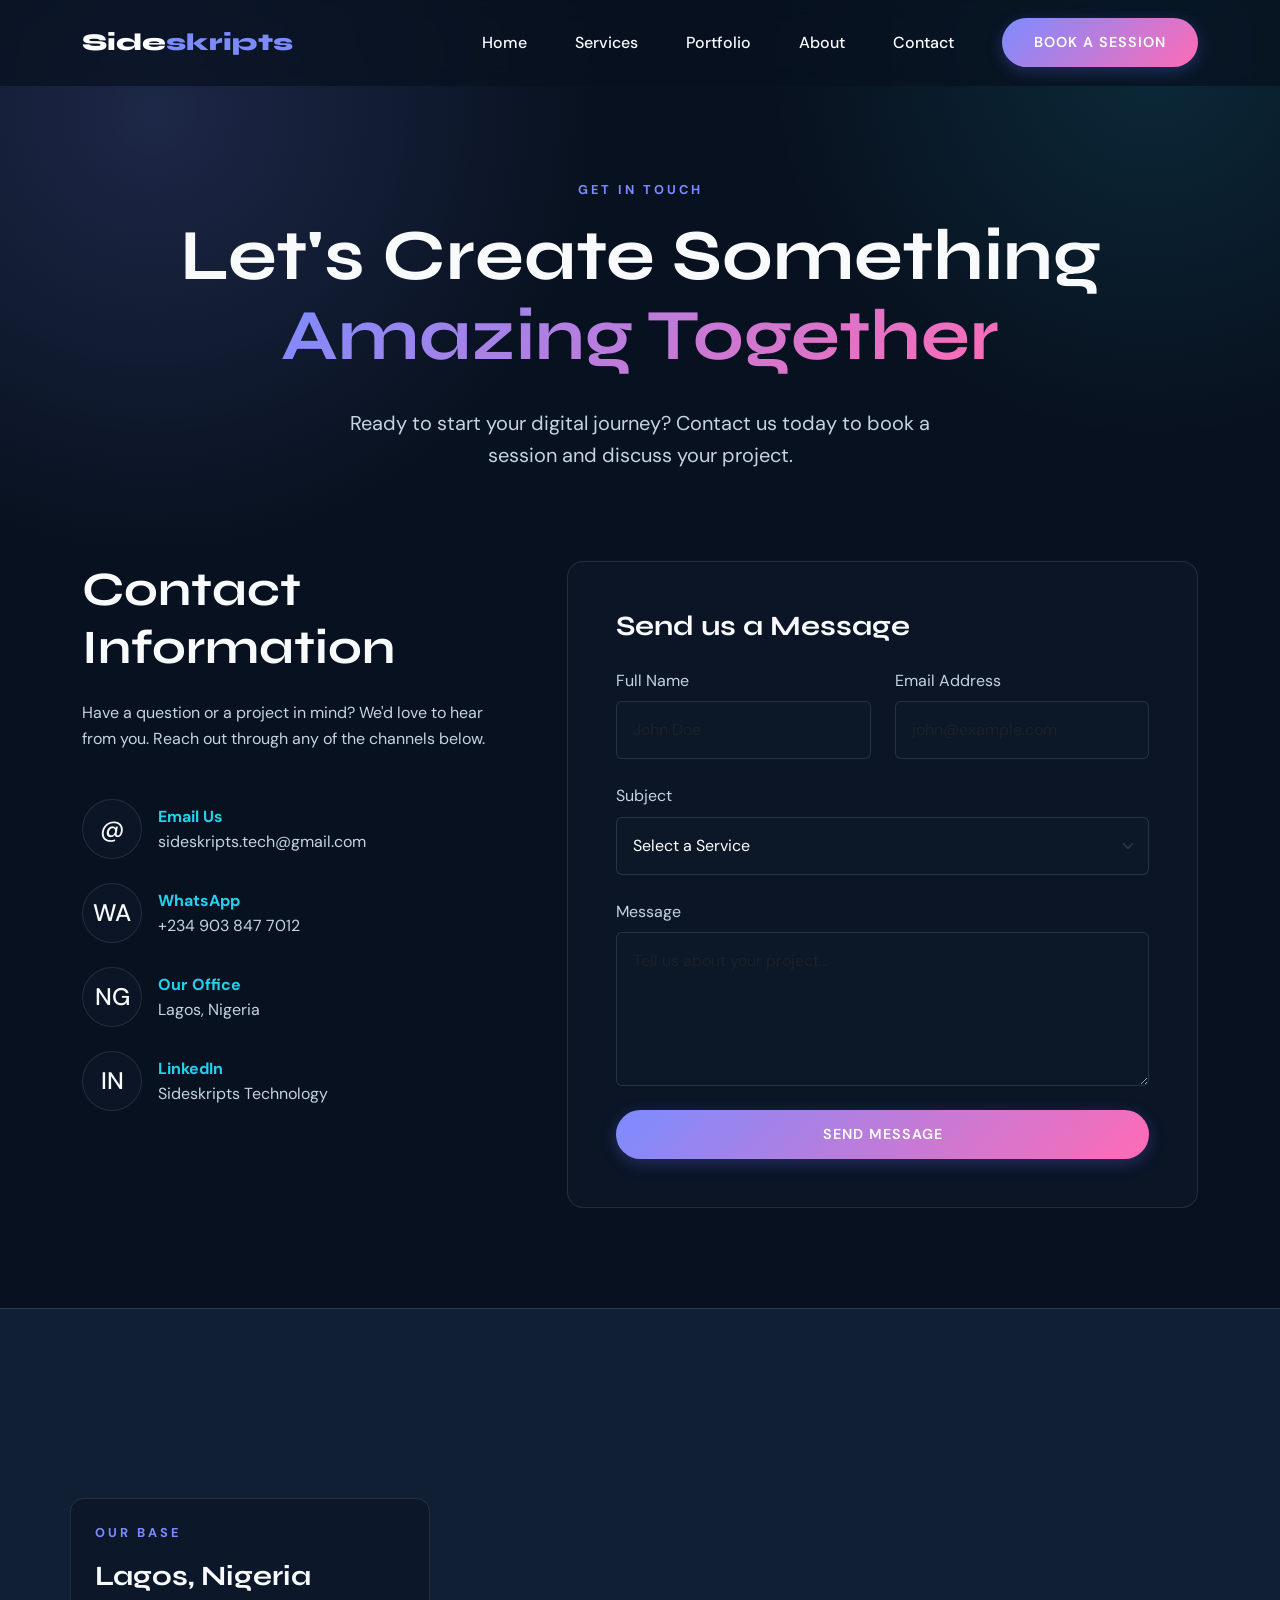
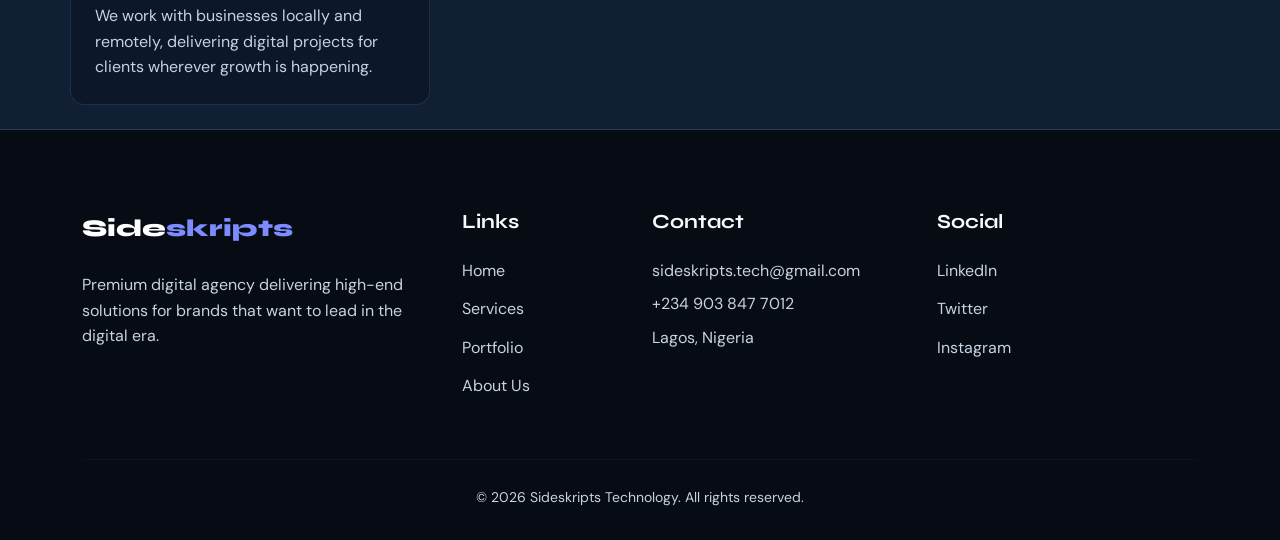
<file: contact.html>
<!DOCTYPE html>
<html lang="en">
<head>
    <meta charset="UTF-8">
    <meta name="viewport" content="width=device-width, initial-scale=1.0">
    <title>Contact Sideskripts Technology | Book a Digital Strategy Session</title>
    <meta name="description" content="Contact Sideskripts Technology in Lagos to discuss web development, branding, UI/UX design, digital marketing, and technical support for your business.">
    <meta name="keywords" content="contact Sideskripts Technology, book website design consultation, digital agency Lagos contact, web development consultation Nigeria">
    <meta name="author" content="Sideskripts Technology">
    <meta name="robots" content="index, follow">
    <meta name="theme-color" content="#08111f">
    <link rel="canonical" href="https://sideskripts-technologies.netlify.app/contact.html">
    <meta property="og:title" content="Contact Sideskripts Technology | Book a Digital Strategy Session">
    <meta property="og:description" content="Start your next website, brand, or digital growth project with Sideskripts Technology.">
    <meta property="og:type" content="website">
    <meta property="og:url" content="https://sideskripts-technologies.netlify.app/contact.html">
    <meta property="og:image" content="https://sideskripts-technologies.netlify.app/assets/img/hero.png">
    <meta property="og:site_name" content="Sideskripts Technology">
    <meta name="twitter:card" content="summary_large_image">
    <meta name="twitter:title" content="Contact Sideskripts Technology | Book a Digital Strategy Session">
    <meta name="twitter:description" content="Discuss web development, branding, UI/UX, and digital strategy with Sideskripts Technology.">
    <meta name="twitter:image" content="https://sideskripts-technologies.netlify.app/assets/img/hero.png">
    
    <!-- Google Fonts -->
    <link href="https://fonts.googleapis.com/css2?family=Syne:wght@700;800&family=DM+Sans:wght@400;500;700&display=swap" rel="stylesheet">
    
    <!-- Bootstrap 5 CSS -->
    <link href="https://cdn.jsdelivr.net/npm/bootstrap@5.3.0/dist/css/bootstrap.min.css" rel="stylesheet">
    
    <!-- Custom CSS -->
    <link rel="stylesheet" href="./css/style.css">
    <script type="application/ld+json">
    {
        "@context": "https://schema.org",
        "@type": "ContactPage",
        "name": "Contact Sideskripts Technology",
        "url": "https://sideskripts-technologies.netlify.app/contact.html",
        "mainEntity": {
            "@type": "ProfessionalService",
            "name": "Sideskripts Technology",
            "email": "sideskripts.tech@gmail.com",
            "telephone": "+2349038477012",
            "address": {
                "@type": "PostalAddress",
                "addressLocality": "Lagos",
                "addressCountry": "NG"
            }
        }
    }
    </script>
</head>
<body>

    <!-- Navbar -->
    <nav class="navbar navbar-expand-lg fixed-top">
        <div class="container">
            <a class="navbar-brand" href="index.html">Side<span>skripts</span></a>
            <button class="navbar-toggler" type="button" data-bs-toggle="collapse" data-bs-target="#navbarNav">
                <span class="navbar-toggler-icon"></span>
            </button>
            <div class="collapse navbar-collapse" id="navbarNav">
                <ul class="navbar-nav ms-auto">
                    <li class="nav-item"><a class="nav-link" href="index.html">Home</a></li>
                    <li class="nav-item"><a class="nav-link" href="services.html">Services</a></li>
                    <li class="nav-item"><a class="nav-link" href="portfolio.html">Portfolio</a></li>
                    <li class="nav-item"><a class="nav-link" href="about.html">About</a></li>
                    <li class="nav-item"><a class="nav-link active" href="contact.html">Contact</a></li>
                </ul>
                <a href="contact.html" class="btn-premium btn-primary-gradient ms-lg-4">Book a Session</a>
            </div>
        </div>
    </nav>

    <!-- Header Section -->
    <section class="hero-section" style="padding-bottom: 50px;">
        <div class="container text-center reveal">
            <span class="section-label">Get in Touch</span>
            <h1 class="hero-title">Let's Create Something <br> <span class="text-gradient">Amazing Together</span></h1>
            <p class="hero-sub mx-auto">Ready to start your digital journey? Contact us today to book a session and discuss your project.</p>
        </div>
    </section>

    <!-- Contact Content -->
    <section class="contact-section pt-0">
        <div class="container">
            <div class="row g-5">
                <!-- Contact Info -->
                <div class="col-lg-5 reveal">
                    <h2 class="section-title mb-4">Contact Information</h2>
                    <p class="text-muted mb-5">Have a question or a project in mind? We'd love to hear from you. Reach out through any of the channels below.</p>
                    
                    <div class="contact-info-list">
                        <div class="d-flex align-items-center mb-4">
                            <div class="glass p-3 rounded-circle me-3" style="width: 60px; height: 60px; display: flex; align-items: center; justify-content: center;">
                                <span class="h4 mb-0">@</span>
                            </div>
                            <div>
                                <p class="text-primary fw-bold mb-0">Email Us</p>
                                <p class="text-muted mb-0">sideskripts.tech@gmail.com</p>
                            </div>
                        </div>
                        <div class="d-flex align-items-center mb-4">
                            <div class="glass p-3 rounded-circle me-3" style="width: 60px; height: 60px; display: flex; align-items: center; justify-content: center;">
                                <span class="h4 mb-0">WA</span>
                            </div>
                            <div>
                                <p class="text-primary fw-bold mb-0">WhatsApp</p>
                                <p class="text-muted mb-0">+234 903 847 7012</p>
                            </div>
                        </div>
                        <div class="d-flex align-items-center mb-4">
                            <div class="glass p-3 rounded-circle me-3" style="width: 60px; height: 60px; display: flex; align-items: center; justify-content: center;">
                                <span class="h4 mb-0">NG</span>
                            </div>
                            <div>
                                <p class="text-primary fw-bold mb-0">Our Office</p>
                                <p class="text-muted mb-0">Lagos, Nigeria</p>
                            </div>
                        </div>
                        <div class="d-flex align-items-center">
                            <div class="glass p-3 rounded-circle me-3" style="width: 60px; height: 60px; display: flex; align-items: center; justify-content: center;">
                                <span class="h4 mb-0">IN</span>
                            </div>
                            <div>
                                <p class="text-primary fw-bold mb-0">LinkedIn</p>
                                <p class="text-muted mb-0">Sideskripts Technology</p>
                            </div>
                        </div>
                    </div>
                </div>

                <!-- Contact Form -->
                <div class="col-lg-7 reveal" style="transition-delay: 0.2s;">
                    <div class="glass p-5 rounded-4">
                        <h3 class="mb-4">Send us a Message</h3>
                        <form id="contactForm">
                            <div class="row g-4">
                                <div class="col-md-6">
                                    <label class="form-label text-muted">Full Name</label>
                                    <input type="text" class="form-control bg-dark border-0 text-white p-3" placeholder="John Doe" required>
                                </div>
                                <div class="col-md-6">
                                    <label class="form-label text-muted">Email Address</label>
                                    <input type="email" class="form-control bg-dark border-0 text-white p-3" placeholder="john@example.com" required>
                                </div>
                                <div class="col-12">
                                    <label class="form-label text-muted">Subject</label>
                                    <select class="form-select bg-dark border-0 text-white p-3">
                                        <option selected>Select a Service</option>
                                        <option value="web">Web Development</option>
                                        <option value="design">UI/UX Design</option>
                                        <option value="brand">Branding</option>
                                        <option value="other">Other</option>
                                    </select>
                                </div>
                                <div class="col-12">
                                    <label class="form-label text-muted">Message</label>
                                    <textarea class="form-control bg-dark border-0 text-white p-3" rows="5" placeholder="Tell us about your project..." required></textarea>
                                </div>
                                <div class="col-12">
                                    <button type="submit" class="btn-premium btn-primary-gradient w-100">Send Message</button>
                                </div>
                            </div>
                        </form>
                    </div>
                </div>
            </div>
        </div>
    </section>

    <!-- Location Map -->
    <section class="map-section py-0">
        <div class="container-fluid p-0">
            <div class="map-shell">
                <iframe
                    title="Sideskripts Technology location map"
                    src="https://www.google.com/maps?q=Lagos%2C%20Nigeria&output=embed"
                    loading="lazy"
                    referrerpolicy="no-referrer-when-downgrade"
                    allowfullscreen>
                </iframe>
                <div class="map-card glass">
                    <span class="section-label">Our Base</span>
                    <h3>Lagos, Nigeria</h3>
                    <p class="text-muted mb-0">We work with businesses locally and remotely, delivering digital projects for clients wherever growth is happening.</p>
                </div>
            </div>
        </div>
    </section>

    <!-- Footer -->
    <footer>
        <div class="container">
            <div class="row g-4">
                <div class="col-lg-4">
                    <a class="navbar-brand mb-4 d-block" href="#">Side<span>skripts</span></a>
                    <p class="text-muted">Premium digital agency delivering high-end solutions for brands that want to lead in the digital era.</p>
                </div>
                <div class="col-lg-2 ms-lg-auto">
                    <h5 class="mb-4">Links</h5>
                    <a href="index.html" class="footer-link">Home</a>
                    <a href="services.html" class="footer-link">Services</a>
                    <a href="portfolio.html" class="footer-link">Portfolio</a>
                    <a href="about.html" class="footer-link">About Us</a>
                </div>
                <div class="col-lg-3">
                    <h5 class="mb-4">Contact</h5>
                    <p class="text-muted mb-2">sideskripts.tech@gmail.com</p>
                    <p class="text-muted mb-2">+234 903 847 7012</p>
                    <p class="text-muted">Lagos, Nigeria</p>
                </div>
                <div class="col-lg-3">
                    <h5 class="mb-4">Social</h5>
                    <a href="#" class="footer-link">LinkedIn</a>
                    <a href="#" class="footer-link">Twitter</a>
                    <a href="#" class="footer-link">Instagram</a>
                </div>
            </div>
            <hr class="mt-5 mb-4" style="border-color: rgba(255,255,255,0.1);">
            <div class="text-center text-muted">
                <small>&copy; 2026 Sideskripts Technology. All rights reserved.</small>
            </div>
        </div>
    </footer>

    <!-- Scripts -->
    <script src="https://cdn.jsdelivr.net/npm/bootstrap@5.3.0/dist/js/bootstrap.bundle.min.js"></script>
    <script src="./js/main.js"></script>
</body>
</html>
</file>
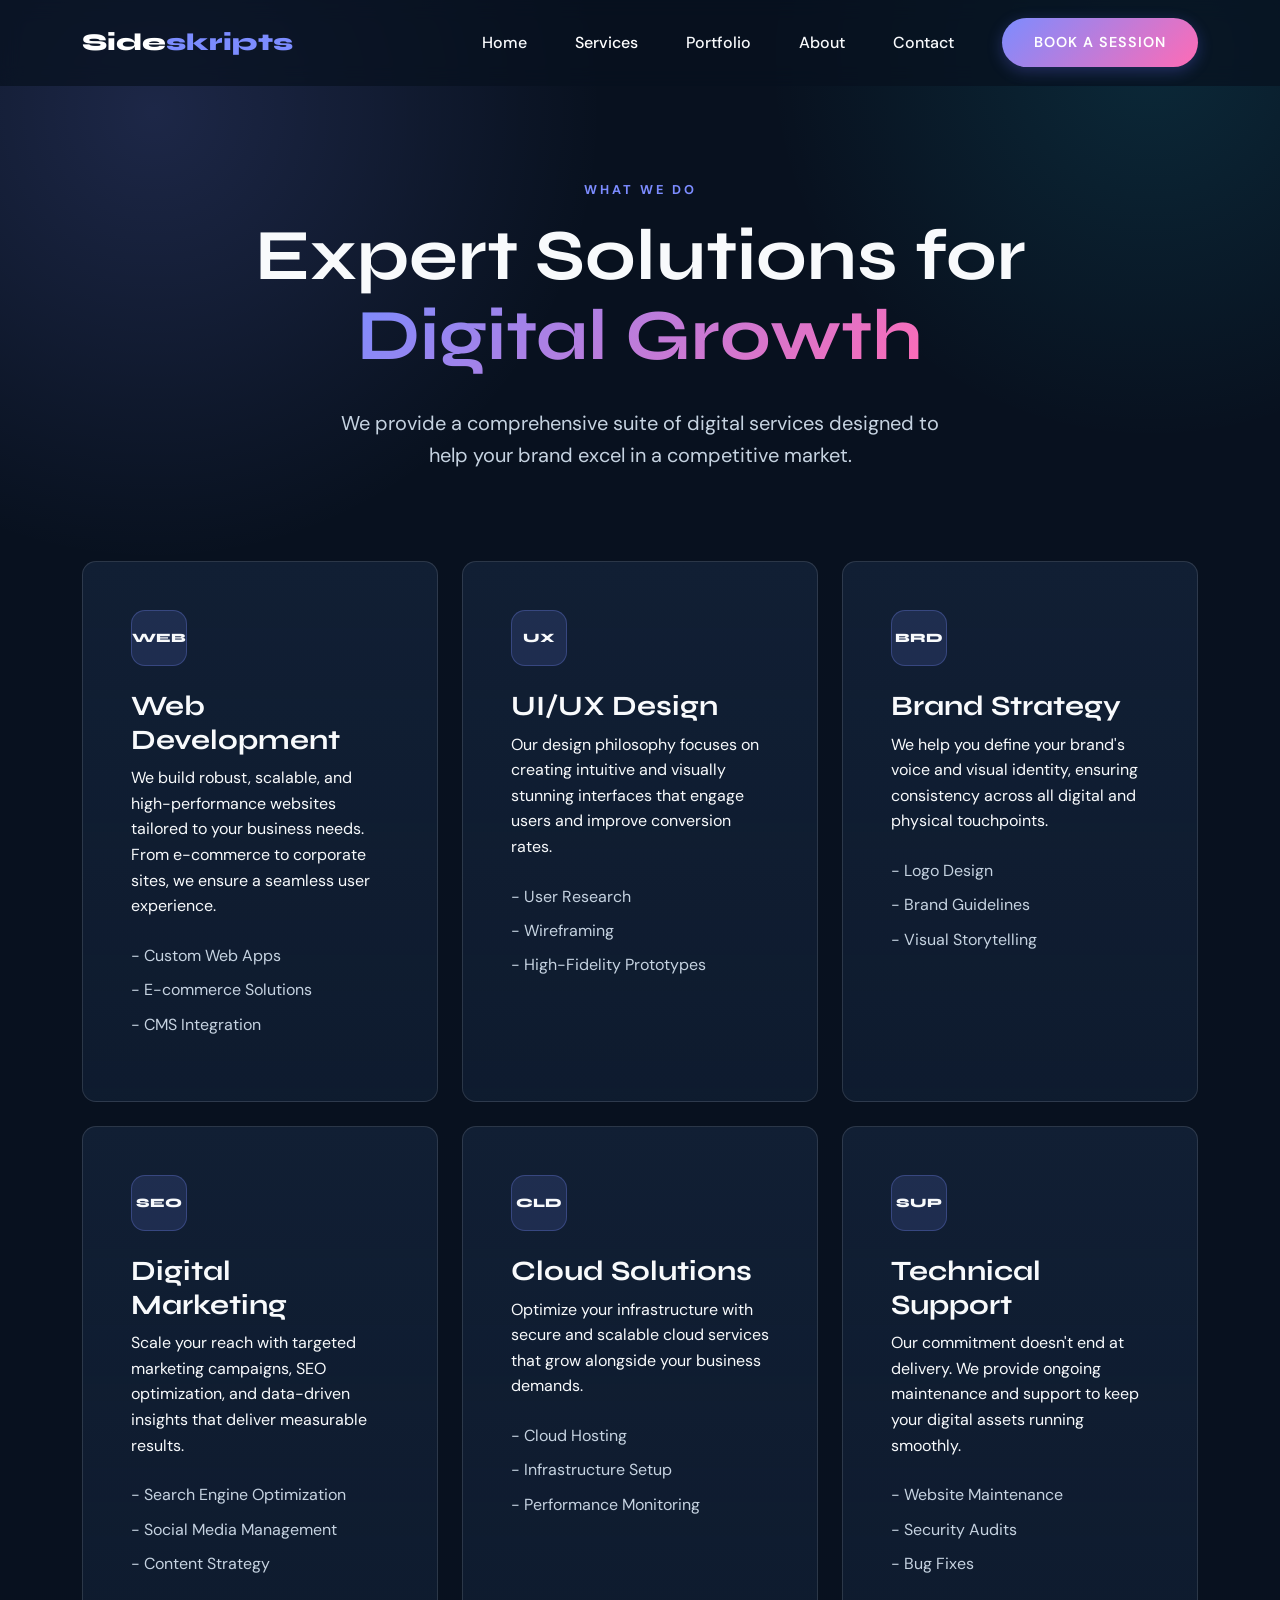
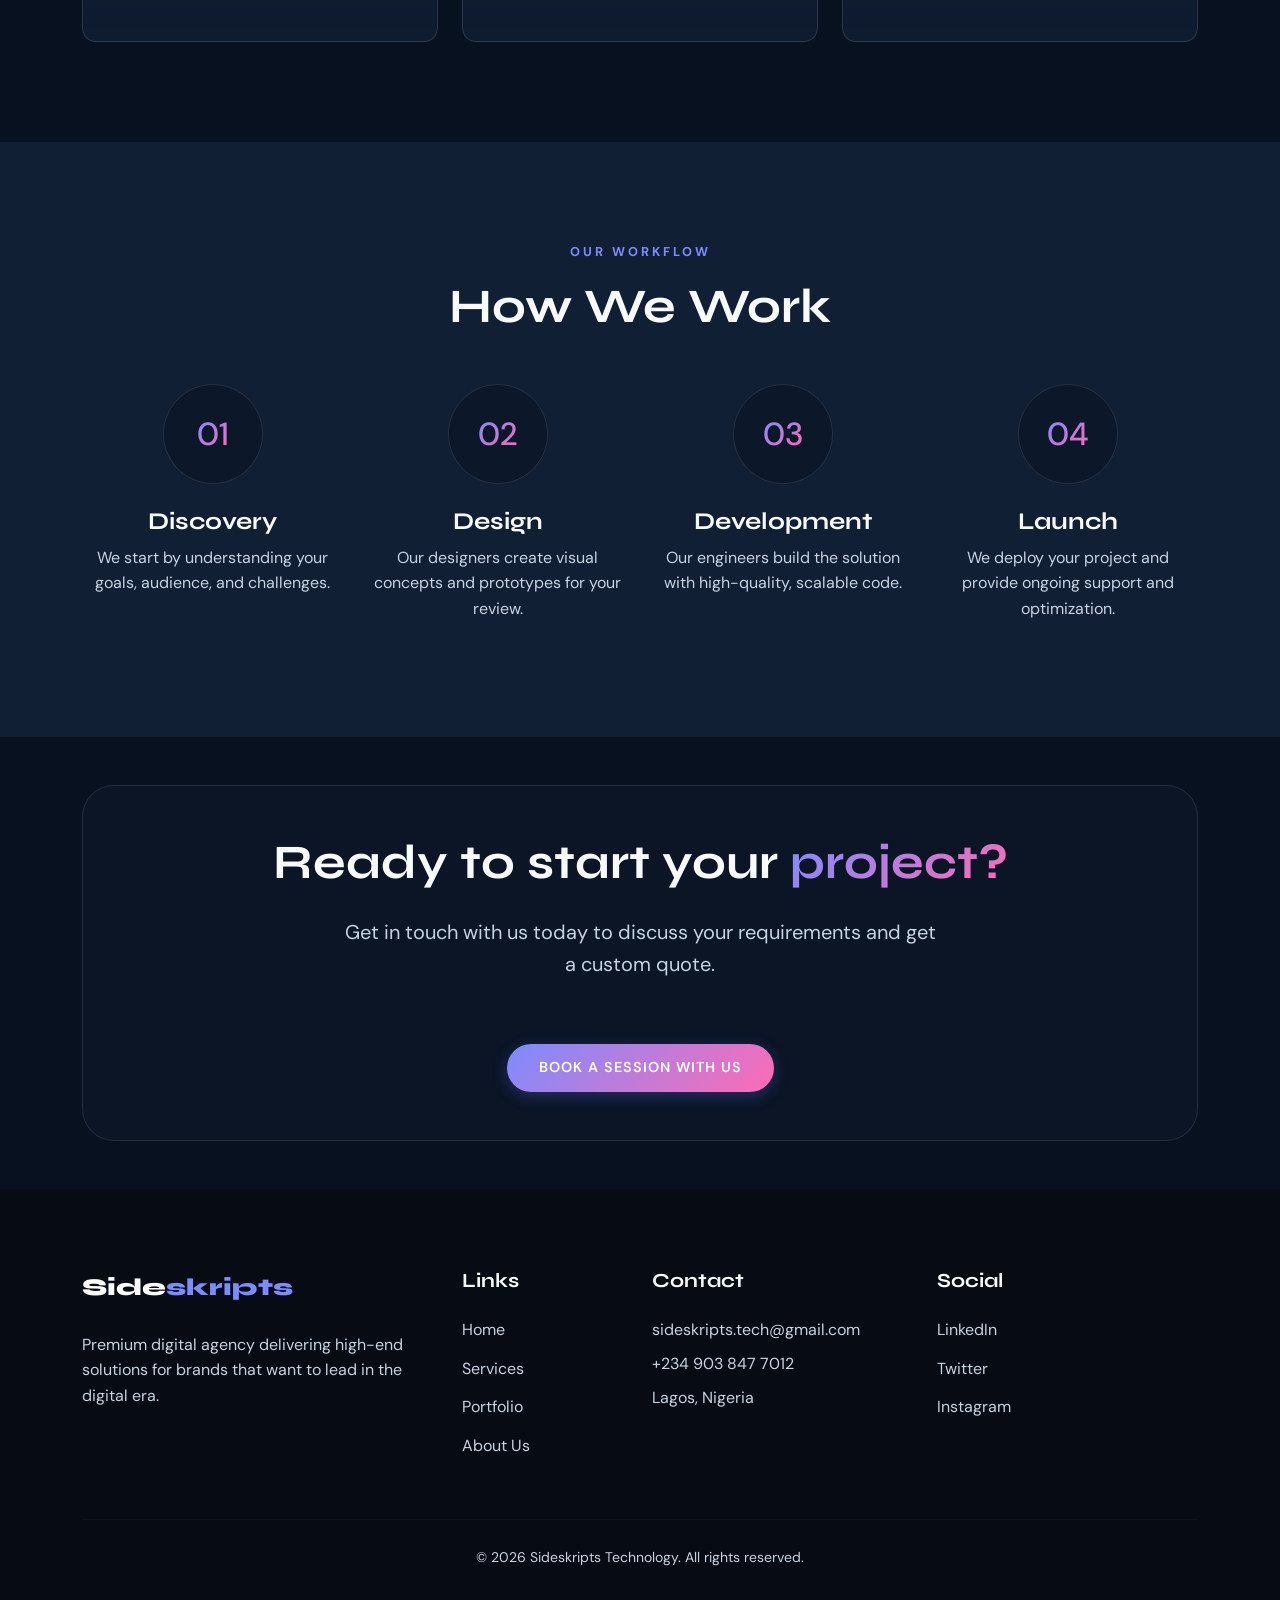
<file: services.html>
<!DOCTYPE html>
<html lang="en">
<head>
    <meta charset="UTF-8">
    <meta name="viewport" content="width=device-width, initial-scale=1.0">
    <title>Web Development, UI/UX, Branding & SEO Services | Sideskripts</title>
    <meta name="description" content="Explore Sideskripts Technology services: web development, UI/UX design, brand strategy, SEO, digital marketing, cloud solutions, and technical support.">
    <meta name="keywords" content="web development services, UI UX design, brand strategy, SEO services Nigeria, digital marketing, cloud solutions, website maintenance">
    <meta name="author" content="Sideskripts Technology">
    <meta name="robots" content="index, follow">
    <meta name="theme-color" content="#08111f">
    <link rel="canonical" href="https://sideskripts-technologies.netlify.app/services.html">
    <meta property="og:title" content="Digital Services | Sideskripts Technology">
    <meta property="og:description" content="Web development, brand strategy, UI/UX, SEO, cloud solutions, and support for businesses ready to grow online.">
    <meta property="og:type" content="website">
    <meta property="og:url" content="https://sideskripts-technologies.netlify.app/services.html">
    <meta property="og:image" content="https://sideskripts-technologies.netlify.app/assets/img/hero.png">
    <meta property="og:site_name" content="Sideskripts Technology">
    <meta name="twitter:card" content="summary_large_image">
    <meta name="twitter:title" content="Digital Services | Sideskripts Technology">
    <meta name="twitter:description" content="Web development, UI/UX, branding, SEO, cloud, and support services for modern businesses.">
    <meta name="twitter:image" content="https://sideskripts-technologies.netlify.app/assets/img/hero.png">
    
    <!-- Google Fonts -->
    <link href="https://fonts.googleapis.com/css2?family=Syne:wght@700;800&family=DM+Sans:wght@400;500;700&display=swap" rel="stylesheet">
    
    <!-- Bootstrap 5 CSS -->
    <link href="https://cdn.jsdelivr.net/npm/bootstrap@5.3.0/dist/css/bootstrap.min.css" rel="stylesheet">
    
    <!-- Custom CSS -->
    <link rel="stylesheet" href="./css/style.css">
    <script type="application/ld+json">
    {
        "@context": "https://schema.org",
        "@type": "Service",
        "name": "Digital Agency Services",
        "provider": {
            "@type": "ProfessionalService",
            "name": "Sideskripts Technology",
            "url": "https://sideskripts-technologies.netlify.app/"
        },
        "serviceType": ["Web Development", "UI/UX Design", "Brand Strategy", "Digital Marketing", "Cloud Solutions", "Technical Support"],
        "areaServed": ["Nigeria", "Global"],
        "url": "https://sideskripts-technologies.netlify.app/services.html"
    }
    </script>
</head>
<body>

    <!-- Navbar -->
    <nav class="navbar navbar-expand-lg fixed-top">
        <div class="container">
            <a class="navbar-brand" href="index.html">Side<span>skripts</span></a>
            <button class="navbar-toggler" type="button" data-bs-toggle="collapse" data-bs-target="#navbarNav">
                <span class="navbar-toggler-icon"></span>
            </button>
            <div class="collapse navbar-collapse" id="navbarNav">
                <ul class="navbar-nav ms-auto">
                    <li class="nav-item"><a class="nav-link" href="index.html">Home</a></li>
                    <li class="nav-item"><a class="nav-link active" href="services.html">Services</a></li>
                    <li class="nav-item"><a class="nav-link" href="portfolio.html">Portfolio</a></li>
                    <li class="nav-item"><a class="nav-link" href="about.html">About</a></li>
                    <li class="nav-item"><a class="nav-link" href="contact.html">Contact</a></li>
                </ul>
                <a href="contact.html" class="btn-premium btn-primary-gradient ms-lg-4">Book a Session</a>
            </div>
        </div>
    </nav>

    <!-- Header Section -->
    <section class="hero-section" style="padding-bottom: 50px;">
        <div class="container text-center reveal">
            <span class="section-label">What We Do</span>
            <h1 class="hero-title">Expert Solutions for <br> <span class="text-gradient">Digital Growth</span></h1>
            <p class="hero-sub mx-auto">We provide a comprehensive suite of digital services designed to help your brand excel in a competitive market.</p>
        </div>
    </section>

    <!-- Detailed Services -->
    <section class="detailed-services pt-0">
        <div class="container">
            <div class="row g-4">
                <div class="col-lg-4 col-md-6 reveal">
                    <div class="service-card">
                        <div class="service-icon">WEB</div>
                        <h3>Web Development</h3>
                        <p>We build robust, scalable, and high-performance websites tailored to your business needs. From e-commerce to corporate sites, we ensure a seamless user experience.</p>
                        <ul class="list-unstyled text-muted mt-4">
                            <li>- Custom Web Apps</li>
                            <li>- E-commerce Solutions</li>
                            <li>- CMS Integration</li>
                        </ul>
                    </div>
                </div>
                <div class="col-lg-4 col-md-6 reveal" style="transition-delay: 0.1s;">
                    <div class="service-card">
                        <div class="service-icon">UX</div>
                        <h3>UI/UX Design</h3>
                        <p>Our design philosophy focuses on creating intuitive and visually stunning interfaces that engage users and improve conversion rates.</p>
                        <ul class="list-unstyled text-muted mt-4">
                            <li>- User Research</li>
                            <li>- Wireframing</li>
                            <li>- High-Fidelity Prototypes</li>
                        </ul>
                    </div>
                </div>
                <div class="col-lg-4 col-md-6 reveal" style="transition-delay: 0.2s;">
                    <div class="service-card">
                        <div class="service-icon">BRD</div>
                        <h3>Brand Strategy</h3>
                        <p>We help you define your brand's voice and visual identity, ensuring consistency across all digital and physical touchpoints.</p>
                        <ul class="list-unstyled text-muted mt-4">
                            <li>- Logo Design</li>
                            <li>- Brand Guidelines</li>
                            <li>- Visual Storytelling</li>
                        </ul>
                    </div>
                </div>
                <div class="col-lg-4 col-md-6 reveal">
                    <div class="service-card">
                        <div class="service-icon">SEO</div>
                        <h3>Digital Marketing</h3>
                        <p>Scale your reach with targeted marketing campaigns, SEO optimization, and data-driven insights that deliver measurable results.</p>
                        <ul class="list-unstyled text-muted mt-4">
                            <li>- Search Engine Optimization</li>
                            <li>- Social Media Management</li>
                            <li>- Content Strategy</li>
                        </ul>
                    </div>
                </div>
                <div class="col-lg-4 col-md-6 reveal" style="transition-delay: 0.1s;">
                    <div class="service-card">
                        <div class="service-icon">CLD</div>
                        <h3>Cloud Solutions</h3>
                        <p>Optimize your infrastructure with secure and scalable cloud services that grow alongside your business demands.</p>
                        <ul class="list-unstyled text-muted mt-4">
                            <li>- Cloud Hosting</li>
                            <li>- Infrastructure Setup</li>
                            <li>- Performance Monitoring</li>
                        </ul>
                    </div>
                </div>
                <div class="col-lg-4 col-md-6 reveal" style="transition-delay: 0.2s;">
                    <div class="service-card">
                        <div class="service-icon">SUP</div>
                        <h3>Technical Support</h3>
                        <p>Our commitment doesn't end at delivery. We provide ongoing maintenance and support to keep your digital assets running smoothly.</p>
                        <ul class="list-unstyled text-muted mt-4">
                            <li>- Website Maintenance</li>
                            <li>- Security Audits</li>
                            <li>- Bug Fixes</li>
                        </ul>
                    </div>
                </div>
            </div>
        </div>
    </section>

    <!-- Our Process -->
    <section class="process-section" style="background: var(--bg-surface);">
        <div class="container">
            <div class="text-center mb-5 reveal">
                <span class="section-label">Our Workflow</span>
                <h2 class="section-title">How We Work</h2>
            </div>
            <div class="row g-4">
                <div class="col-lg-3 col-md-6 reveal">
                    <div class="text-center">
                        <div class="glass p-4 rounded-circle mb-4 mx-auto d-flex align-items-center justify-content-center" style="width: 100px; height: 100px;">
                            <span class="h2 text-gradient mb-0">01</span>
                        </div>
                        <h4>Discovery</h4>
                        <p class="text-muted">We start by understanding your goals, audience, and challenges.</p>
                    </div>
                </div>
                <div class="col-lg-3 col-md-6 reveal" style="transition-delay: 0.1s;">
                    <div class="text-center">
                        <div class="glass p-4 rounded-circle mb-4 mx-auto d-flex align-items-center justify-content-center" style="width: 100px; height: 100px;">
                            <span class="h2 text-gradient mb-0">02</span>
                        </div>
                        <h4>Design</h4>
                        <p class="text-muted">Our designers create visual concepts and prototypes for your review.</p>
                    </div>
                </div>
                <div class="col-lg-3 col-md-6 reveal" style="transition-delay: 0.2s;">
                    <div class="text-center">
                        <div class="glass p-4 rounded-circle mb-4 mx-auto d-flex align-items-center justify-content-center" style="width: 100px; height: 100px;">
                            <span class="h2 text-gradient mb-0">03</span>
                        </div>
                        <h4>Development</h4>
                        <p class="text-muted">Our engineers build the solution with high-quality, scalable code.</p>
                    </div>
                </div>
                <div class="col-lg-3 col-md-6 reveal" style="transition-delay: 0.3s;">
                    <div class="text-center">
                        <div class="glass p-4 rounded-circle mb-4 mx-auto d-flex align-items-center justify-content-center" style="width: 100px; height: 100px;">
                            <span class="h2 text-gradient mb-0">04</span>
                        </div>
                        <h4>Launch</h4>
                        <p class="text-muted">We deploy your project and provide ongoing support and optimization.</p>
                    </div>
                </div>
            </div>
        </div>
    </section>

    <!-- CTA Section -->
    <section class="cta-section py-5">
        <div class="container">
            <div class="glass p-5 rounded-5 text-center reveal">
                <h2 class="section-title mb-4">Ready to start your <span class="text-gradient">project?</span></h2>
                <p class="hero-sub mx-auto">Get in touch with us today to discuss your requirements and get a custom quote.</p>
                <a href="contact.html" class="btn-premium btn-primary-gradient mt-4">Book a Session with Us</a>
            </div>
        </div>
    </section>

    <!-- Footer -->
    <footer>
        <div class="container">
            <div class="row g-4">
                <div class="col-lg-4">
                    <a class="navbar-brand mb-4 d-block" href="#">Side<span>skripts</span></a>
                    <p class="text-muted">Premium digital agency delivering high-end solutions for brands that want to lead in the digital era.</p>
                </div>
                <div class="col-lg-2 ms-lg-auto">
                    <h5 class="mb-4">Links</h5>
                    <a href="index.html" class="footer-link">Home</a>
                    <a href="services.html" class="footer-link">Services</a>
                    <a href="portfolio.html" class="footer-link">Portfolio</a>
                    <a href="about.html" class="footer-link">About Us</a>
                </div>
                <div class="col-lg-3">
                    <h5 class="mb-4">Contact</h5>
                    <p class="text-muted mb-2">sideskripts.tech@gmail.com</p>
                    <p class="text-muted mb-2">+234 903 847 7012</p>
                    <p class="text-muted">Lagos, Nigeria</p>
                </div>
                <div class="col-lg-3">
                    <h5 class="mb-4">Social</h5>
                    <a href="#" class="footer-link">LinkedIn</a>
                    <a href="#" class="footer-link">Twitter</a>
                    <a href="#" class="footer-link">Instagram</a>
                </div>
            </div>
            <hr class="mt-5 mb-4" style="border-color: rgba(255,255,255,0.1);">
            <div class="text-center text-muted">
                <small>&copy; 2026 Sideskripts Technology. All rights reserved.</small>
            </div>
        </div>
    </footer>

    <!-- Scripts -->
    <script src="https://cdn.jsdelivr.net/npm/bootstrap@5.3.0/dist/js/bootstrap.bundle.min.js"></script>
    <script src="./js/main.js"></script>
</body>
</html>
</file>
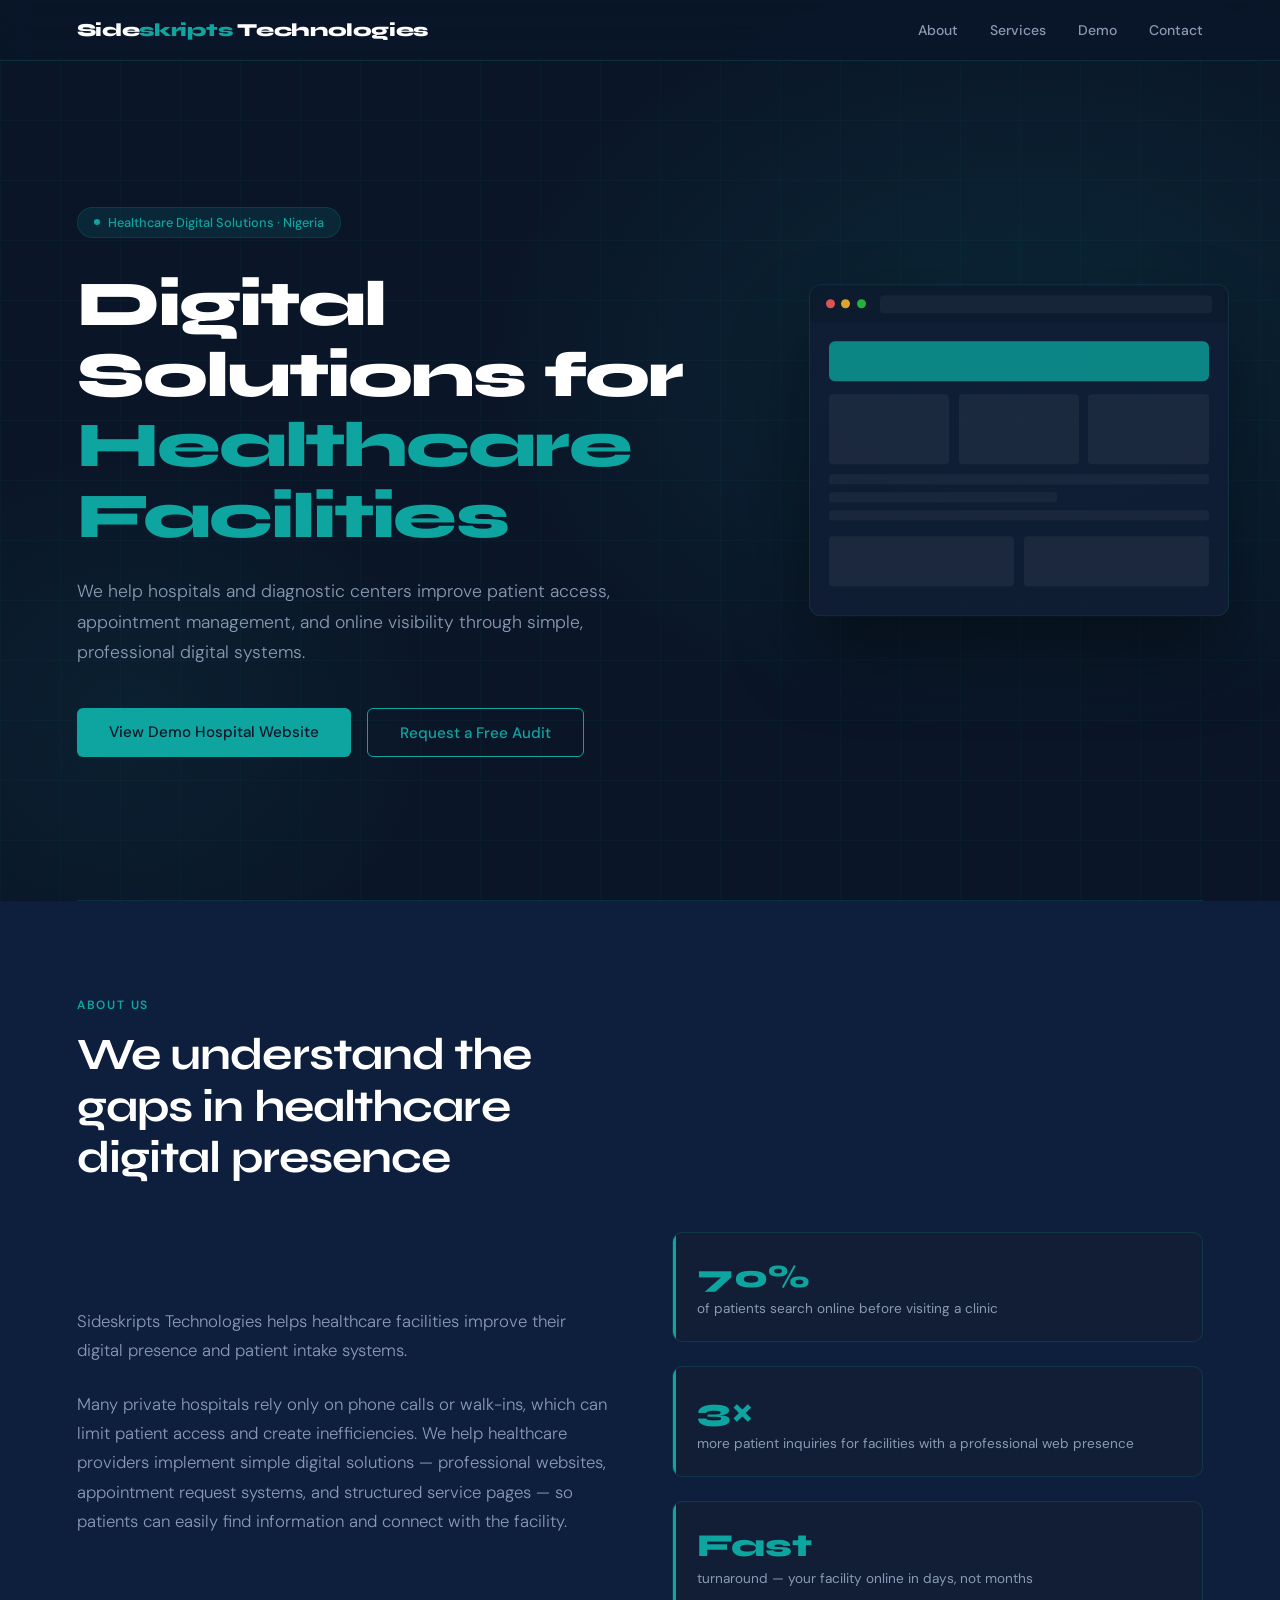
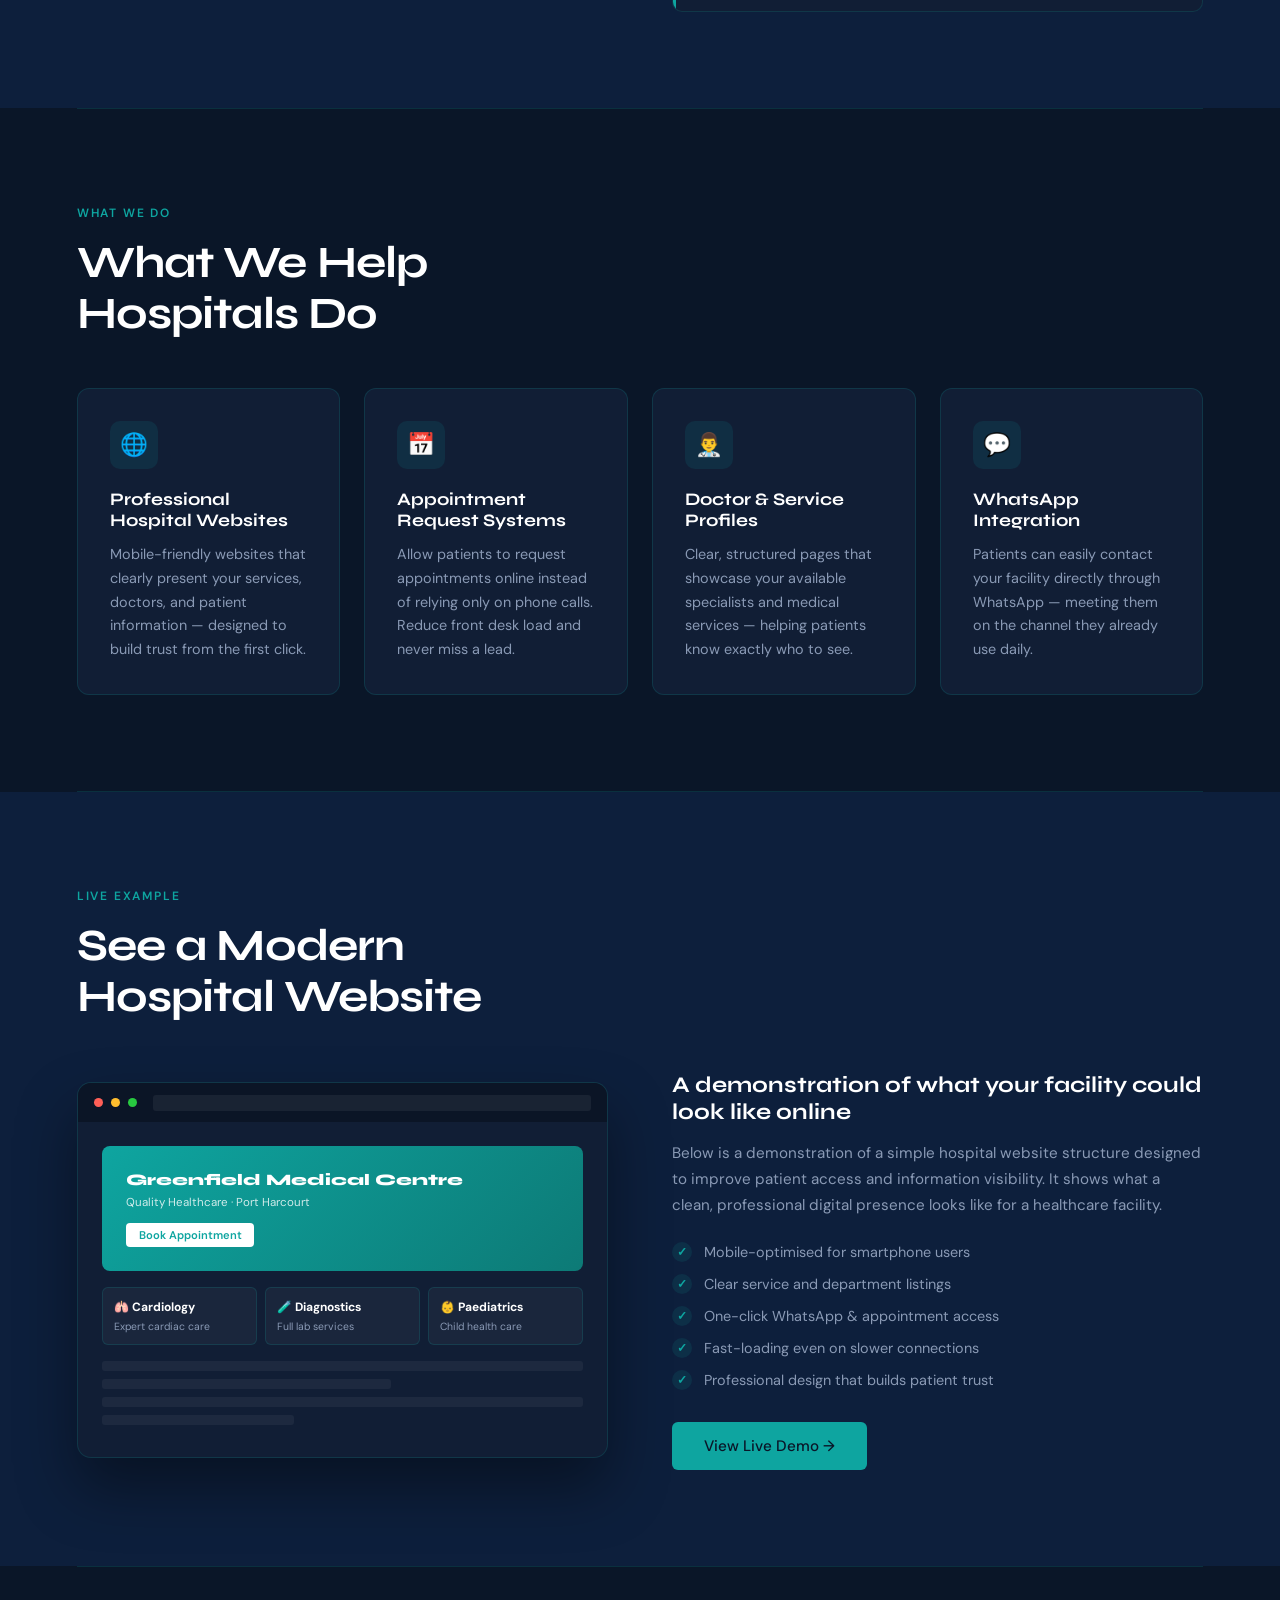
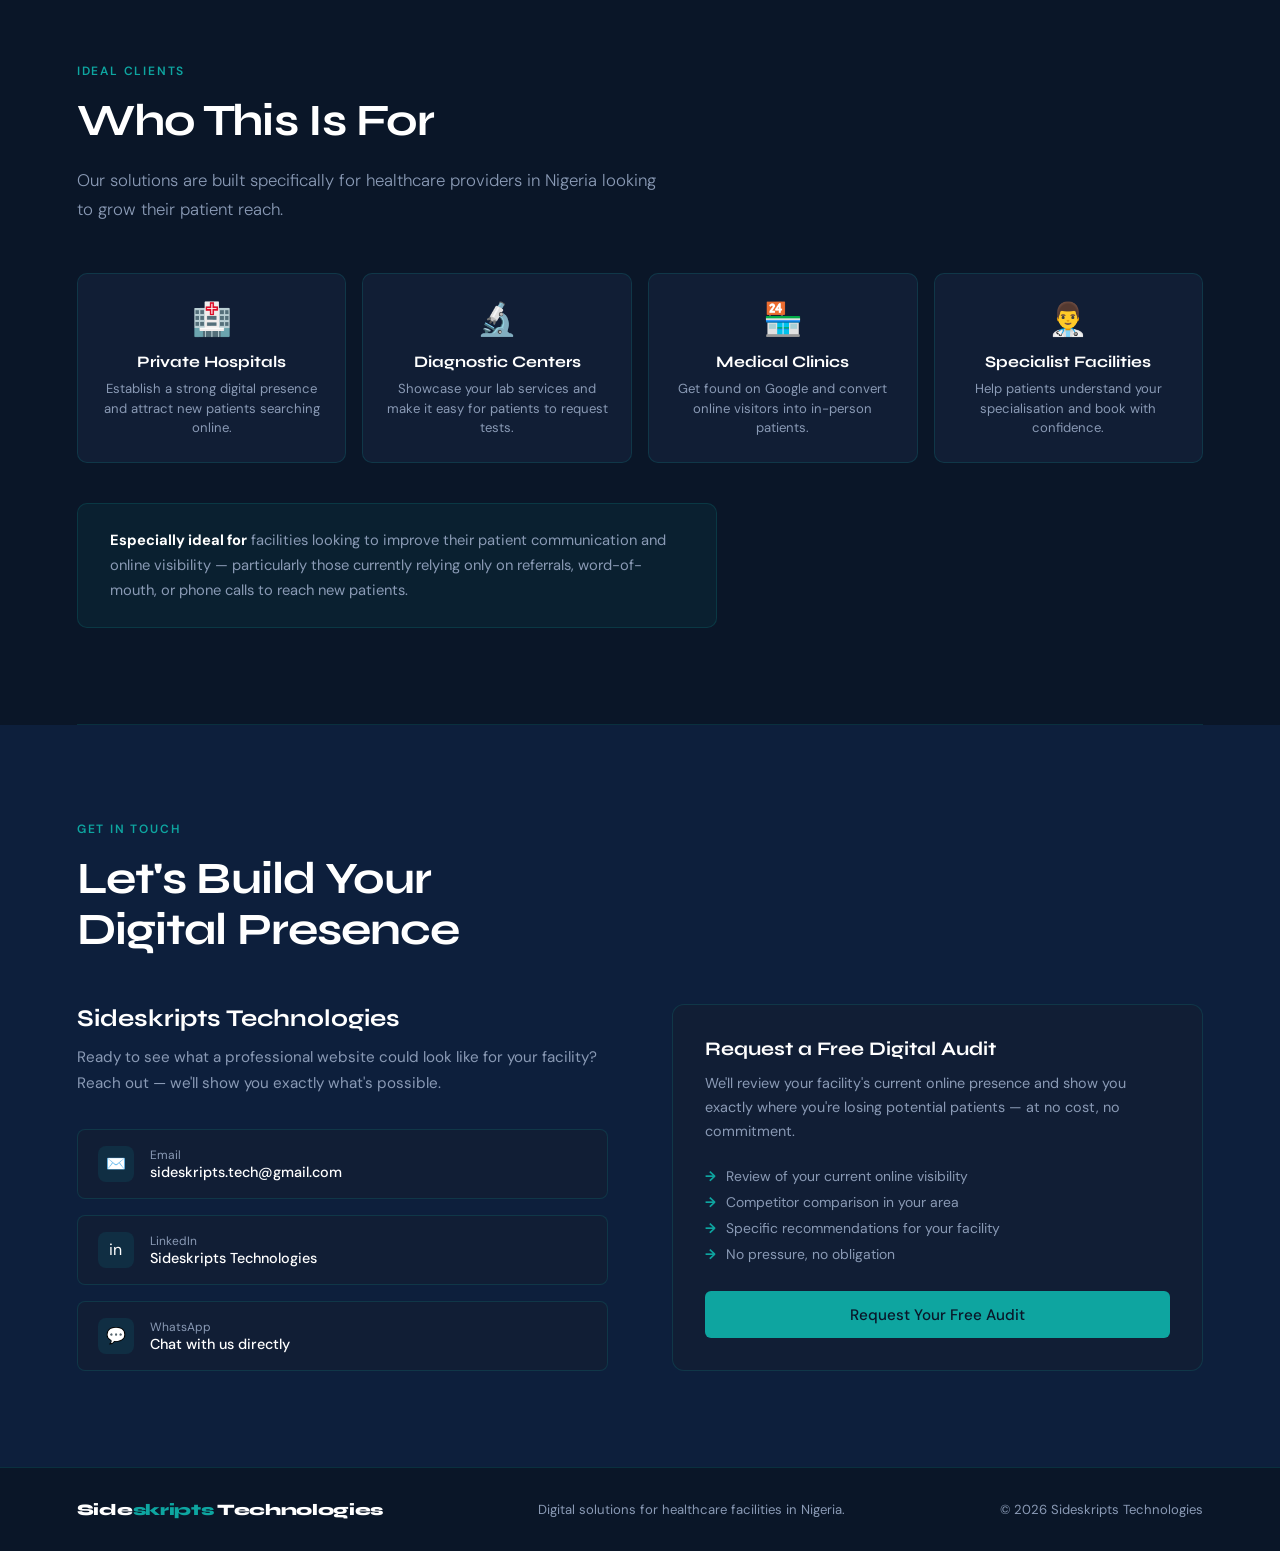
<file: sideskripts.html>
<!DOCTYPE html>
<html lang="en">
<head>
  <meta charset="UTF-8" />
  <meta name="viewport" content="width=device-width, initial-scale=1.0"/>
  <title>Sideskripts Technologies</title>
  <link href="https://fonts.googleapis.com/css2?family=Syne:wght@400;600;700;800&family=DM+Sans:ital,wght@0,300;0,400;0,500;1,300&display=swap" rel="stylesheet"/>
  <link rel="stylesheet" href="main.css">
</head>
<body>

<!-- NAV -->
<nav>
  <div class="logo">Side<span>skripts</span> Technologies</div>
  <div class="nav-links">
    <a href="#about">About</a>
    <a href="#services">Services</a>
    <a href="#demo">Demo</a>
    <a href="#contact">Contact</a>
  </div>
</nav>

<!-- HERO -->
<section id="hero">
  <div class="hero-bg"></div>
  <div class="hero-grid"></div>
  <div class="hero-content">
    <div class="hero-badge">Healthcare Digital Solutions · Nigeria</div>
    <h1>Digital Solutions for <em>Healthcare Facilities</em></h1>
    <p class="hero-sub">
      We help hospitals and diagnostic centers improve patient access, appointment management,
      and online visibility through simple, professional digital systems.
    </p>
    <div class="hero-btns">
      <a href="#demo" class="btn btn-primary">View Demo Hospital Website</a>
      <a href="#contact" class="btn btn-outline">Request a Free Audit</a>
    </div>
  </div>
  <div class="hero-visual">
    <div class="mock-browser">
      <div class="mock-bar">
        <div class="mock-dot" style="background:#ff5f57"></div>
        <div class="mock-dot" style="background:#ffbd2e"></div>
        <div class="mock-dot" style="background:#28c940"></div>
        <div class="mock-url"></div>
      </div>
      <div class="mock-content">
        <div class="mock-header"></div>
        <div class="mock-row">
          <div class="mock-block"></div>
          <div class="mock-block"></div>
          <div class="mock-block"></div>
        </div>
        <div class="mock-line"></div>
        <div class="mock-line short"></div>
        <div class="mock-line"></div>
        <div class="mock-row" style="margin-top:1rem">
          <div class="mock-block" style="height:50px"></div>
          <div class="mock-block" style="height:50px"></div>
        </div>
      </div>
    </div>
  </div>
</section>

<div class="divider"></div>

<!-- ABOUT -->
<section id="about">
  <div class="reveal">
    <div class="section-label">About Us</div>
    <h2>We understand the<br/>gaps in healthcare<br/>digital presence</h2>
  </div>
  <div class="about-grid">
    <div class="reveal" style="transition-delay:0.1s">
      <p class="section-intro" style="margin-bottom:1.5rem">
        Sideskripts Technologies helps healthcare facilities improve their digital presence
        and patient intake systems.
      </p>
      <p class="section-intro">
        Many private hospitals rely only on phone calls or walk-ins, which can limit patient
        access and create inefficiencies. We help healthcare providers implement simple digital
        solutions — professional websites, appointment request systems, and structured service
        pages — so patients can easily find information and connect with the facility.
      </p>
    </div>
    <div class="about-stat-group reveal" style="transition-delay:0.2s">
      <div class="stat-card">
        <div class="stat-num">70%</div>
        <div class="stat-label">of patients search online before visiting a clinic</div>
      </div>
      <div class="stat-card">
        <div class="stat-num">3×</div>
        <div class="stat-label">more patient inquiries for facilities with a professional web presence</div>
      </div>
      <div class="stat-card">
        <div class="stat-num">Fast</div>
        <div class="stat-label">turnaround — your facility online in days, not months</div>
      </div>
    </div>
  </div>
</section>

<div class="divider"></div>

<!-- SERVICES -->
<section id="services">
  <div class="services-header reveal">
    <div class="section-label">What We Do</div>
    <h2>What We Help<br/>Hospitals Do</h2>
  </div>
  <div class="services-grid">
    <div class="service-card reveal" style="transition-delay:0.05s">
      <div class="service-icon">🌐</div>
      <h3>Professional Hospital Websites</h3>
      <p>Mobile-friendly websites that clearly present your services, doctors, and patient information — designed to build trust from the first click.</p>
    </div>
    <div class="service-card reveal" style="transition-delay:0.1s">
      <div class="service-icon">📅</div>
      <h3>Appointment Request Systems</h3>
      <p>Allow patients to request appointments online instead of relying only on phone calls. Reduce front desk load and never miss a lead.</p>
    </div>
    <div class="service-card reveal" style="transition-delay:0.15s">
      <div class="service-icon">👨‍⚕️</div>
      <h3>Doctor & Service Profiles</h3>
      <p>Clear, structured pages that showcase your available specialists and medical services — helping patients know exactly who to see.</p>
    </div>
    <div class="service-card reveal" style="transition-delay:0.2s">
      <div class="service-icon">💬</div>
      <h3>WhatsApp Integration</h3>
      <p>Patients can easily contact your facility directly through WhatsApp — meeting them on the channel they already use daily.</p>
    </div>
  </div>
</section>

<div class="divider"></div>

<!-- DEMO -->
<section id="demo">
  <div class="reveal">
    <div class="section-label">Live Example</div>
    <h2>See a Modern<br/>Hospital Website</h2>
  </div>
  <div class="demo-inner">
    <div class="demo-browser reveal" style="transition-delay:0.1s">
      <div class="demo-bar">
        <div class="mock-dot" style="background:#ff5f57"></div>
        <div class="mock-dot" style="background:#ffbd2e"></div>
        <div class="mock-dot" style="background:#28c940"></div>
        <div class="mock-url" style="background:rgba(255,255,255,0.06); flex:1; height:16px; border-radius:3px; margin-left:0.5rem;"></div>
      </div>
      <div class="demo-content-mock">
        <div class="demo-hero-mock">
          <div class="dh-title">Greenfield Medical Centre</div>
          <div class="dh-sub">Quality Healthcare · Port Harcourt</div>
          <span class="demo-btn-mock">Book Appointment</span>
        </div>
        <div class="demo-cards-mock">
          <div class="demo-card-mock"><strong>🫁 Cardiology</strong>Expert cardiac care</div>
          <div class="demo-card-mock"><strong>🧪 Diagnostics</strong>Full lab services</div>
          <div class="demo-card-mock"><strong>👶 Paediatrics</strong>Child health care</div>
        </div>
        <div class="mock-line"></div>
        <div class="mock-line short"></div>
        <div class="mock-line"></div>
        <div class="mock-line short" style="width:40%"></div>
      </div>
    </div>
    <div class="demo-text-content reveal" style="transition-delay:0.2s">
      <h3>A demonstration of what your facility could look like online</h3>
      <p>
        Below is a demonstration of a simple hospital website structure designed to improve
        patient access and information visibility. It shows what a clean, professional
        digital presence looks like for a healthcare facility.
      </p>
      <div class="demo-features">
        <div class="demo-feature">Mobile-optimised for smartphone users</div>
        <div class="demo-feature">Clear service and department listings</div>
        <div class="demo-feature">One-click WhatsApp & appointment access</div>
        <div class="demo-feature">Fast-loading even on slower connections</div>
        <div class="demo-feature">Professional design that builds patient trust</div>
      </div>
      <a href="#contact" class="btn btn-primary">View Live Demo →</a>
    </div>
  </div>
</section>

<div class="divider"></div>

<!-- WHO -->
<section id="who">
  <div class="reveal">
    <div class="section-label">Ideal Clients</div>
    <h2>Who This Is For</h2>
    <p class="section-intro">Our solutions are built specifically for healthcare providers in Nigeria looking to grow their patient reach.</p>
  </div>
  <div class="who-grid">
    <div class="who-card reveal" style="transition-delay:0.05s">
      <div class="who-icon">🏥</div>
      <h3>Private Hospitals</h3>
      <p>Establish a strong digital presence and attract new patients searching online.</p>
    </div>
    <div class="who-card reveal" style="transition-delay:0.1s">
      <div class="who-icon">🔬</div>
      <h3>Diagnostic Centers</h3>
      <p>Showcase your lab services and make it easy for patients to request tests.</p>
    </div>
    <div class="who-card reveal" style="transition-delay:0.15s">
      <div class="who-icon">🏪</div>
      <h3>Medical Clinics</h3>
      <p>Get found on Google and convert online visitors into in-person patients.</p>
    </div>
    <div class="who-card reveal" style="transition-delay:0.2s">
      <div class="who-icon">👨‍⚕️</div>
      <h3>Specialist Facilities</h3>
      <p>Help patients understand your specialisation and book with confidence.</p>
    </div>
  </div>
  <div class="who-note reveal" style="transition-delay:0.25s">
    <strong>Especially ideal for</strong> facilities looking to improve their patient communication
    and online visibility — particularly those currently relying only on referrals, word-of-mouth,
    or phone calls to reach new patients.
  </div>
</section>

<div class="divider"></div>

<!-- CONTACT -->
<section id="contact">
  <div class="reveal">
    <div class="section-label">Get in Touch</div>
    <h2>Let's Build Your<br/>Digital Presence</h2>
  </div>
  <div class="contact-inner">
    <div class="contact-info reveal" style="transition-delay:0.1s">
      <h3>Sideskripts Technologies</h3>
      <p>Ready to see what a professional website could look like for your facility? Reach out — we'll show you exactly what's possible.</p>
      <div class="contact-links">
        <a href="mailto:sideskripts.tech@gmail.com" class="contact-link">
          <div class="contact-link-icon">✉️</div>
          <div>
            <div class="contact-link-label">Email</div>
            <div class="contact-link-value">sideskripts.tech@gmail.com</div>
          </div>
        </a>
        <a href="#" class="contact-link">
          <div class="contact-link-icon">in</div>
          <div>
            <div class="contact-link-label">LinkedIn</div>
            <div class="contact-link-value">Sideskripts Technologies</div>
          </div>
        </a>
        <a href="https://wa.me/9038477012" class="contact-link">
          <div class="contact-link-icon">💬</div>
          <div>
            <div class="contact-link-label">WhatsApp</div>
            <div class="contact-link-value">Chat with us directly</div>
          </div>
        </a>
      </div>
    </div>
    <div class="audit-card reveal" style="transition-delay:0.2s">
      <h3>Request a Free Digital Audit</h3>
      <p>
        We'll review your facility's current online presence and show you exactly where you're
        losing potential patients — at no cost, no commitment.
      </p>
      <div class="audit-perks">
        <div class="audit-perk">Review of your current online visibility</div>
        <div class="audit-perk">Competitor comparison in your area</div>
        <div class="audit-perk">Specific recommendations for your facility</div>
        <div class="audit-perk">No pressure, no obligation</div>
      </div>
      <a href="mailto:sideskriptstechnologies@gmail.com?subject=Free Digital Audit Request" class="btn btn-primary" style="width:100%;text-align:center;display:block">
        Request Your Free Audit
      </a>
    </div>
  </div>
</section>

<!-- FOOTER -->
<footer>
  <div class="logo">Side<span style="color:var(--teal)">skripts</span> Technologies</div>
  <div>Digital solutions for healthcare facilities in Nigeria.</div>
  <div>© 2026 Sideskripts Technologies</div>
</footer>

<script>
  // Scroll reveal
  const reveals = document.querySelectorAll('.reveal');
  const observer = new IntersectionObserver((entries) => {
    entries.forEach(e => {
      if (e.isIntersecting) {
        e.target.classList.add('visible');
        observer.unobserve(e.target);
      }
    });
  }, { threshold: 0.12 });
  reveals.forEach(r => observer.observe(r));
</script>

</body>
</html>
</file>
<file: css/style.css>
/* 
  Sideskripts Technologies - Design System
  Modern, Elegant, Digital Agency Aesthetic
*/

:root {
    --primary: #7c8cff;
    --primary-dark: #5b6df1;
    --secondary: #ff6bb5;
    --accent: #22d3ee;
    --bg-dark: #08111f;
    --bg-surface: #111f34;
    --bg-surface-2: #172942;
    --bg-glass: rgba(12, 23, 40, 0.86);
    --text-main: #f8fafc;
    --text-muted: #c6d3e1;
    --border-soft: rgba(255, 255, 255, 0.12);
    --transition: all 0.3s cubic-bezier(0.4, 0, 0.2, 1);
}

* {
    margin: 0;
    padding: 0;
    box-sizing: border-box;
}

body {
    font-family: 'DM Sans', sans-serif;
    background-color: var(--bg-dark);
    color: var(--text-main);
    line-height: 1.6;
    overflow-x: hidden;
}

a {
    color: inherit;
}

h1, h2, h3, h4, h5, h6 {
    font-family: 'Syne', sans-serif;
    font-weight: 700;
}

/* Typography Utilities */
.text-gradient {
    background: linear-gradient(135deg, var(--primary), var(--secondary));
    background-clip: text;
    -webkit-background-clip: text;
    color: var(--primary);
    -webkit-text-fill-color: transparent;
}

.text-muted,
.form-label.text-muted,
footer .text-muted {
    color: var(--text-muted) !important;
}

.text-primary {
    color: var(--accent) !important;
}

/* Glassmorphism */
.glass {
    background: var(--bg-glass);
    backdrop-filter: blur(12px);
    -webkit-backdrop-filter: blur(12px);
    border: 1px solid rgba(255, 255, 255, 0.1);
}

/* Buttons */
.btn-premium {
    padding: 0.8rem 2rem;
    border-radius: 50px;
    font-weight: 600;
    transition: var(--transition);
    text-transform: uppercase;
    letter-spacing: 1px;
    font-size: 0.9rem;
    display: inline-block;
    text-decoration: none;
    border: none;
    cursor: pointer;
}

.btn-primary-gradient {
    background: linear-gradient(135deg, var(--primary), var(--secondary));
    color: white;
    box-shadow: 0 4px 15px rgba(99, 102, 241, 0.3);
}

.btn-primary-gradient:hover {
    transform: translateY(-3px);
    box-shadow: 0 8px 25px rgba(99, 102, 241, 0.5);
    color: white;
}

.btn-outline-white {
    background: transparent;
    border: 2px solid white;
    color: white;
}

.btn-outline-white:hover {
    background: white;
    color: var(--bg-dark);
    transform: translateY(-3px);
}

/* Navbar */
.navbar {
    padding: 1.15rem 0;
    transition: var(--transition);
    background: rgba(8, 17, 31, 0.72);
    backdrop-filter: blur(10px);
    -webkit-backdrop-filter: blur(10px);
    border-bottom: 1px solid transparent;
}

.navbar.scrolled {
    padding: 0.85rem 0;
    background: var(--bg-glass);
    backdrop-filter: blur(10px);
    -webkit-backdrop-filter: blur(10px);
    border-color: var(--border-soft);
}

.navbar-brand {
    font-family: 'Syne', sans-serif;
    font-weight: 800;
    font-size: 1.5rem;
    color: white !important;
}

.navbar-brand span {
    color: var(--primary);
}

.nav-link {
    color: var(--text-main) !important;
    font-weight: 500;
    margin: 0 1rem;
    position: relative;
}

.nav-link.active,
.nav-link:hover {
    color: white !important;
}

.nav-link::after {
    content: '';
    position: absolute;
    bottom: -5px;
    left: 0;
    width: 0;
    height: 2px;
    background: var(--primary);
    transition: var(--transition);
}

.nav-link:hover::after {
    width: 100%;
}

.navbar-toggler {
    border: 1px solid var(--border-soft);
    border-radius: 8px;
    padding: 0.55rem 0.65rem;
    box-shadow: none !important;
}

.navbar-toggler:focus {
    box-shadow: 0 0 0 0.2rem rgba(124, 140, 255, 0.28) !important;
}

.navbar-toggler-icon {
    width: 1.35rem;
    height: 1.35rem;
    background-image: none;
    position: relative;
}

.navbar-toggler-icon,
.navbar-toggler-icon::before,
.navbar-toggler-icon::after {
    display: block;
    border-top: 2px solid var(--text-main);
    transition: var(--transition);
}

.navbar-toggler-icon::before,
.navbar-toggler-icon::after {
    content: '';
    position: absolute;
    left: 0;
    width: 100%;
}

.navbar-toggler-icon::before {
    top: 0.42rem;
}

.navbar-toggler-icon::after {
    top: 0.88rem;
}

/* Hero Section */
.hero-section {
    padding: 180px 0 100px;
    position: relative;
    overflow: hidden;
    background:
        radial-gradient(circle at 12% 20%, rgba(124, 140, 255, 0.18), transparent 28rem),
        radial-gradient(circle at 90% 10%, rgba(34, 211, 238, 0.12), transparent 24rem);
}

.hero-title {
    font-size: 4.5rem;
    line-height: 1.1;
    margin-bottom: 2rem;
}

.hero-sub {
    font-size: 1.25rem;
    color: var(--text-muted);
    max-width: 600px;
    margin-bottom: 2.5rem;
}

/* Sections */
section {
    padding: 100px 0;
}

.section-label {
    text-transform: uppercase;
    letter-spacing: 3px;
    font-size: 0.8rem;
    font-weight: 700;
    color: var(--primary);
    margin-bottom: 1rem;
    display: block;
}

.section-title {
    font-size: 3rem;
    margin-bottom: 3rem;
}

/* Service Cards */
.service-card {
    padding: 3rem;
    border-radius: 14px;
    background: linear-gradient(180deg, var(--bg-surface), rgba(17, 31, 52, 0.76));
    transition: var(--transition);
    height: 100%;
    border: 1px solid var(--border-soft);
}

.service-card:hover {
    transform: translateY(-10px);
    background: linear-gradient(135deg, var(--bg-surface-2), rgba(124, 140, 255, 0.12));
    border-color: var(--primary);
}

.service-icon {
    width: 56px;
    height: 56px;
    display: inline-flex;
    align-items: center;
    justify-content: center;
    border-radius: 14px;
    background: rgba(124, 140, 255, 0.14);
    border: 1px solid rgba(124, 140, 255, 0.28);
    font-family: 'Syne', sans-serif;
    font-size: 0.8rem;
    font-weight: 800;
    letter-spacing: 0;
    margin-bottom: 1.5rem;
    color: var(--text-main);
}

.service-card li {
    margin-bottom: 0.55rem;
}

/* Portfolio Cards */
.portfolio-card {
    position: relative;
    border-radius: 14px;
    overflow: hidden;
    margin-bottom: 2rem;
    background: var(--bg-surface);
    border: 1px solid var(--border-soft);
    box-shadow: 0 24px 60px rgba(0, 0, 0, 0.24);
    transition: var(--transition);
}

.portfolio-img {
    width: 100%;
    height: 400px;
    object-fit: cover;
    transition: var(--transition);
    display: block;
}

.portfolio-overlay {
    position: absolute;
    inset: 0;
    background: linear-gradient(to top, rgba(5, 12, 24, 0.96) 0%, rgba(5, 12, 24, 0.68) 42%, rgba(5, 12, 24, 0.08) 100%);
    display: flex;
    flex-direction: column;
    justify-content: flex-end;
    padding: 2rem;
    opacity: 1;
    transition: var(--transition);
}

.portfolio-overlay h4 {
    color: white;
    font-size: 1.45rem;
    margin-bottom: 0.35rem;
}

.portfolio-overlay p {
    color: var(--text-muted);
    margin-bottom: 0;
}

.portfolio-overlay .badge {
    align-self: flex-start;
    background: rgba(255, 255, 255, 0.14) !important;
    border: 1px solid rgba(255, 255, 255, 0.18);
    color: white;
    font-weight: 700;
    letter-spacing: 0.04em;
    text-transform: uppercase;
}

.portfolio-card:hover .portfolio-img {
    transform: scale(1.06);
}

.portfolio-card:hover {
    transform: translateY(-6px);
    border-color: rgba(124, 140, 255, 0.42);
}

.portfolio-card.featured-project .portfolio-img {
    height: 460px;
}

.portfolio-card.compact-project .portfolio-img {
    height: 350px;
}

.project-meta {
    display: flex;
    flex-wrap: wrap;
    gap: 0.5rem;
    margin-top: 1rem;
}

.project-meta span {
    border: 1px solid rgba(255, 255, 255, 0.14);
    border-radius: 999px;
    color: var(--text-muted);
    font-size: 0.78rem;
    font-weight: 700;
    padding: 0.35rem 0.75rem;
}

/* Team */
.team-card {
    height: 100%;
    padding: 1.5rem 1rem;
}

.team-avatar {
    width: min(260px, 72vw);
    aspect-ratio: 1;
    border-radius: 50%;
    position: relative;
    display: grid;
    place-items: center;
    margin: 0 auto 1.5rem;
    overflow: hidden;
    background:
        radial-gradient(circle at 35% 28%, rgba(255, 255, 255, 0.18), transparent 22%),
        linear-gradient(135deg, rgba(124, 140, 255, 0.32), rgba(34, 211, 238, 0.18));
    border: 1px solid rgba(255, 255, 255, 0.16);
    box-shadow: 0 24px 70px rgba(0, 0, 0, 0.26);
}

.team-avatar::before,
.team-avatar::after {
    content: '';
    position: absolute;
    border-radius: 999px;
    background: rgba(255, 255, 255, 0.1);
}

.team-avatar::before {
    width: 68%;
    height: 68%;
    animation: avatarPulse 4s ease-in-out infinite;
}

.team-avatar::after {
    width: 52%;
    height: 18%;
    bottom: 20%;
    filter: blur(1px);
}

.team-avatar-creative {
    background:
        radial-gradient(circle at 32% 24%, rgba(255, 255, 255, 0.2), transparent 24%),
        linear-gradient(135deg, rgba(255, 107, 181, 0.34), rgba(124, 140, 255, 0.2));
}

.team-avatar-build {
    background:
        radial-gradient(circle at 34% 26%, rgba(255, 255, 255, 0.18), transparent 22%),
        linear-gradient(135deg, rgba(34, 211, 238, 0.32), rgba(34, 197, 94, 0.18));
}

.avatar-ring {
    position: absolute;
    width: 76%;
    height: 76%;
    border-radius: 50%;
    border: 2px solid rgba(255, 255, 255, 0.24);
    border-top-color: var(--accent);
    animation: avatarSpin 10s linear infinite;
}

.avatar-core {
    width: 42%;
    height: 42%;
    border-radius: 50%;
    display: grid;
    place-items: center;
    z-index: 2;
    color: white;
    background: rgba(8, 17, 31, 0.74);
    border: 1px solid rgba(255, 255, 255, 0.18);
    font-family: 'Syne', sans-serif;
    font-weight: 800;
    letter-spacing: 0.04em;
}

.avatar-orbit {
    position: absolute;
    width: 14px;
    height: 14px;
    border-radius: 50%;
    background: var(--accent);
    box-shadow: 0 0 24px rgba(34, 211, 238, 0.7);
    z-index: 3;
}

.orbit-one {
    top: 24%;
    right: 22%;
    animation: avatarFloat 3.8s ease-in-out infinite;
}

.orbit-two {
    left: 22%;
    bottom: 28%;
    width: 10px;
    height: 10px;
    background: var(--secondary);
    box-shadow: 0 0 24px rgba(255, 107, 181, 0.7);
    animation: avatarFloat 4.6s ease-in-out infinite reverse;
}

@keyframes avatarSpin {
    to {
        transform: rotate(360deg);
    }
}

@keyframes avatarPulse {
    0%,
    100% {
        transform: scale(0.96);
        opacity: 0.62;
    }
    50% {
        transform: scale(1.04);
        opacity: 0.9;
    }
}

@keyframes avatarFloat {
    0%,
    100% {
        transform: translate3d(0, 0, 0);
    }
    50% {
        transform: translate3d(10px, -14px, 0);
    }
}

.form-control,
.form-select {
    background-color: #0c1728 !important;
    border: 1px solid var(--border-soft) !important;
}

.form-control:focus,
.form-select:focus {
    border-color: var(--primary) !important;
    box-shadow: 0 0 0 0.2rem rgba(124, 140, 255, 0.2) !important;
}

/* Map */
.map-shell {
    min-height: 420px;
    position: relative;
    overflow: hidden;
    background: var(--bg-surface);
    border-top: 1px solid var(--border-soft);
    border-bottom: 1px solid var(--border-soft);
}

.map-shell iframe {
    width: 100%;
    height: 420px;
    display: block;
    border: 0;
    filter: grayscale(0.2) contrast(1.05);
}

.map-card {
    width: min(360px, calc(100% - 2rem));
    position: absolute;
    left: max(1rem, calc((100vw - 1140px) / 2));
    bottom: 1.5rem;
    padding: 1.5rem;
    border-radius: 14px;
}

.map-card h3 {
    margin-bottom: 0.6rem;
}

/* Animations */
.reveal {
    opacity: 0;
    transform: translateY(24px);
    transition: opacity 0.7s ease, transform 0.7s ease;
    will-change: opacity, transform;
}

.reveal.fade-in-up {
    opacity: 1;
    transform: translateY(0);
}

@media (prefers-reduced-motion: reduce) {
    *,
    *::before,
    *::after {
        scroll-behavior: auto !important;
        transition-duration: 0.01ms !important;
        animation-duration: 0.01ms !important;
        animation-iteration-count: 1 !important;
    }

    .reveal {
        opacity: 1;
        transform: none;
    }

    .avatar-ring,
    .team-avatar::before,
    .avatar-orbit {
        animation: none !important;
    }
}

/* Footer */
footer {
    padding: 80px 0 30px;
    background: #070b14;
}

.footer-link {
    color: var(--text-muted);
    text-decoration: none;
    transition: var(--transition);
    display: block;
    margin-bottom: 0.8rem;
}

.footer-link:hover {
    color: var(--primary);
    padding-left: 5px;
}

@media (max-width: 991px) {
    .hero-title {
        font-size: 3rem;
    }
    .section-title {
        font-size: 2.2rem;
    }

    .navbar-collapse {
        margin-top: 1rem;
        padding: 1rem;
        background: rgba(8, 17, 31, 0.97);
        border: 1px solid var(--border-soft);
        border-radius: 12px;
    }

    .nav-link {
        margin: 0;
        padding: 0.85rem 0;
    }

    .navbar .btn-premium {
        width: 100%;
        text-align: center;
        margin-top: 0.75rem;
    }
}

@media (max-width: 767px) {
    section {
        padding: 72px 0;
    }

    .hero-section {
        padding: 140px 0 72px;
    }

    .hero-title {
        font-size: 2.45rem;
    }

    .hero-sub {
        font-size: 1rem;
    }

    .btn-premium {
        width: 100%;
        text-align: center;
    }

    .hero-section .d-flex.gap-3 {
        flex-direction: column;
    }

    .portfolio-img,
    .portfolio-card.featured-project .portfolio-img,
    .portfolio-card.compact-project .portfolio-img {
        height: 320px;
    }

    .portfolio-overlay {
        padding: 1.35rem;
    }

    .team-card {
        padding: 1rem 0;
    }

    .map-shell iframe {
        height: 460px;
    }

    .map-card {
        left: 1rem;
        right: 1rem;
        bottom: 1rem;
    }
}
</file>
<file: main.css>
*, *::before, *::after { margin: 0; padding: 0; box-sizing: border-box; }

    :root {
      --navy: #0a1628;
      --deep: #0d1f3c;
      --teal: #0ea5a0;
      --teal-light: #14d4cd;
      --cream: #f5f0e8;
      --white: #ffffff;
      --muted: #8a9ab5;
      --card-bg: #111e35;
      --border: rgba(14, 165, 160, 0.18);
    }

    html { scroll-behavior: smooth; }

    body {
      font-family: 'DM Sans', sans-serif;
      background: var(--navy);
      color: var(--white);
      overflow-x: hidden;
    }

    /* NAV */
    nav {
      position: fixed; top: 0; left: 0; right: 0; z-index: 100;
      display: flex; align-items: center; justify-content: space-between;
      padding: 1.2rem 6vw;
      background: rgba(10, 22, 40, 0.85);
      backdrop-filter: blur(14px);
      border-bottom: 1px solid var(--border);
    }
    .logo {
      font-family: 'Syne', sans-serif;
      font-weight: 800; font-size: 1.15rem;
      letter-spacing: -0.02em;
      color: var(--white);
    }
    .logo span { color: var(--teal); }
    nav a {
      color: var(--muted); text-decoration: none; font-size: 0.875rem;
      font-weight: 500; transition: color 0.2s;
    }
    nav a:hover { color: var(--white); }
    .nav-links { display: flex; gap: 2rem; }

    /* BUTTONS */
    .btn {
      display: inline-block;
      padding: 0.85rem 2rem;
      border-radius: 6px;
      font-family: 'DM Sans', sans-serif;
      font-weight: 500; font-size: 0.95rem;
      cursor: pointer; text-decoration: none;
      transition: all 0.25s;
      border: none;
    }
    .btn-primary {
      background: var(--teal);
      color: var(--navy);
    }
    .btn-primary:hover {
      background: var(--teal-light);
      transform: translateY(-2px);
      box-shadow: 0 8px 24px rgba(14,165,160,0.35);
    }
    .btn-outline {
      background: transparent;
      color: var(--teal);
      border: 1.5px solid var(--teal);
    }
    .btn-outline:hover {
      background: rgba(14,165,160,0.1);
      transform: translateY(-2px);
    }

    /* HERO */
    #hero {
      min-height: 100vh;
      display: flex; align-items: center;
      padding: 8rem 6vw 4rem;
      position: relative;
      overflow: hidden;
    }
    .hero-bg {
      position: absolute; inset: 0;
      background:
        radial-gradient(ellipse 60% 60% at 80% 40%, rgba(14,165,160,0.12) 0%, transparent 70%),
        radial-gradient(ellipse 40% 50% at 10% 80%, rgba(14,165,160,0.07) 0%, transparent 60%);
    }
    .hero-grid {
      position: absolute; inset: 0;
      background-image:
        linear-gradient(rgba(14,165,160,0.04) 1px, transparent 1px),
        linear-gradient(90deg, rgba(14,165,160,0.04) 1px, transparent 1px);
      background-size: 60px 60px;
    }
    .hero-content { position: relative; max-width: 700px; }
    .hero-badge {
      display: inline-flex; align-items: center; gap: 0.5rem;
      background: rgba(14,165,160,0.12);
      border: 1px solid var(--border);
      color: var(--teal); font-size: 0.8rem; font-weight: 500;
      padding: 0.4rem 1rem; border-radius: 100px;
      margin-bottom: 2rem;
      animation: fadeUp 0.6s ease forwards;
    }
    .hero-badge::before {
      content: ''; width: 6px; height: 6px; border-radius: 50%;
      background: var(--teal); display: block;
      animation: pulse 2s infinite;
    }
    @keyframes pulse {
      0%, 100% { opacity: 1; transform: scale(1); }
      50% { opacity: 0.5; transform: scale(1.4); }
    }
    h1 {
      font-family: 'Syne', sans-serif;
      font-size: clamp(2.4rem, 5vw, 4rem);
      font-weight: 800; line-height: 1.1;
      letter-spacing: -0.03em;
      margin-bottom: 1.5rem;
      animation: fadeUp 0.6s 0.1s ease both;
    }
    h1 em {
      font-style: normal;
      color: var(--teal);
    }
    .hero-sub {
      font-size: 1.1rem; line-height: 1.75;
      color: var(--muted); max-width: 560px;
      margin-bottom: 2.5rem;
      font-weight: 300;
      animation: fadeUp 0.6s 0.2s ease both;
    }
    .hero-btns {
      display: flex; gap: 1rem; flex-wrap: wrap;
      animation: fadeUp 0.6s 0.3s ease both;
    }
    .hero-visual {
      position: absolute; right: 4vw; top: 50%;
      transform: translateY(-50%);
      width: min(420px, 40vw);
      opacity: 0.85;
      animation: fadeIn 1s 0.4s ease both;
    }
    .mock-browser {
      background: var(--card-bg);
      border: 1px solid var(--border);
      border-radius: 12px;
      overflow: hidden;
      box-shadow: 0 40px 80px rgba(0,0,0,0.5);
    }
    .mock-bar {
      background: #0d1a2e;
      padding: 0.6rem 1rem;
      display: flex; align-items: center; gap: 0.4rem;
    }
    .mock-dot { width: 9px; height: 9px; border-radius: 50%; }
    .mock-url {
      flex: 1; background: rgba(255,255,255,0.05);
      border-radius: 4px; height: 18px; margin-left: 0.5rem;
    }
    .mock-content { padding: 1.2rem; }
    .mock-header { background: var(--teal); height: 40px; border-radius: 6px; margin-bottom: 0.8rem; opacity: 0.9; }
    .mock-row { display: flex; gap: 0.6rem; margin-bottom: 0.6rem; }
    .mock-block { background: rgba(255,255,255,0.06); border-radius: 4px; height: 70px; flex: 1; }
    .mock-line { background: rgba(255,255,255,0.05); border-radius: 3px; height: 10px; margin-bottom: 0.5rem; }
    .mock-line.short { width: 60%; }

    @keyframes fadeUp {
      from { opacity: 0; transform: translateY(24px); }
      to { opacity: 1; transform: translateY(0); }
    }
    @keyframes fadeIn {
      from { opacity: 0; } to { opacity: 0.85; }
    }

    /* SECTIONS */
    section { padding: 6rem 6vw; }
    .section-label {
      font-size: 0.75rem; font-weight: 600; letter-spacing: 0.15em;
      text-transform: uppercase; color: var(--teal);
      margin-bottom: 1rem;
    }
    h2 {
      font-family: 'Syne', sans-serif;
      font-size: clamp(1.8rem, 3.5vw, 2.8rem);
      font-weight: 700; letter-spacing: -0.02em;
      line-height: 1.15; margin-bottom: 1.25rem;
    }
    .section-intro {
      font-size: 1.05rem; color: var(--muted);
      line-height: 1.75; max-width: 580px;
      font-weight: 300;
    }

    /* ABOUT */
    #about { background: var(--deep); }
    .about-grid {
      display: grid;
      grid-template-columns: 1fr 1fr;
      gap: 4rem; align-items: center;
      margin-top: 3rem;
    }
    .about-stat-group { display: flex; flex-direction: column; gap: 1.5rem; }
    .stat-card {
      background: var(--card-bg);
      border: 1px solid var(--border);
      border-radius: 10px; padding: 1.5rem;
      position: relative; overflow: hidden;
      transition: border-color 0.3s, transform 0.3s;
    }
    .stat-card:hover { border-color: var(--teal); transform: translateX(6px); }
    .stat-card::before {
      content: ''; position: absolute; left: 0; top: 0; bottom: 0;
      width: 3px; background: var(--teal); border-radius: 3px 0 0 3px;
    }
    .stat-num {
      font-family: 'Syne', sans-serif;
      font-size: 2rem; font-weight: 800; color: var(--teal);
    }
    .stat-label { font-size: 0.85rem; color: var(--muted); margin-top: 0.3rem; }

    /* SERVICES */
    /* #services { } */
    .services-header { margin-bottom: 3rem; }
    .services-grid {
      display: grid;
      grid-template-columns: repeat(auto-fit, minmax(250px, 1fr));
      gap: 1.5rem;
    }
    .service-card {
      background: var(--card-bg);
      border: 1px solid var(--border);
      border-radius: 12px; padding: 2rem;
      transition: all 0.3s; position: relative; overflow: hidden;
    }
    .service-card::after {
      content: ''; position: absolute;
      inset: 0; opacity: 0;
      background: radial-gradient(circle at 50% 0%, rgba(14,165,160,0.1), transparent 70%);
      transition: opacity 0.3s;
    }
    .service-card:hover { border-color: var(--teal); transform: translateY(-4px); }
    .service-card:hover::after { opacity: 1; }
    .service-icon {
      width: 48px; height: 48px; border-radius: 10px;
      background: rgba(14,165,160,0.12);
      display: flex; align-items: center; justify-content: center;
      margin-bottom: 1.25rem; font-size: 1.4rem;
    }
    .service-card h3 {
      font-family: 'Syne', sans-serif;
      font-size: 1.1rem; font-weight: 700;
      margin-bottom: 0.75rem;
    }
    .service-card p { font-size: 0.9rem; color: var(--muted); line-height: 1.65; }

    /* DEMO */
    #demo { background: var(--deep); }
    .demo-inner {
      display: grid; grid-template-columns: 1fr 1fr;
      gap: 4rem; align-items: center; margin-top: 3rem;
    }
    .demo-browser {
      background: var(--card-bg);
      border: 1px solid var(--border);
      border-radius: 14px; overflow: hidden;
      box-shadow: 0 30px 60px rgba(0,0,0,0.4);
    }
    .demo-bar {
      background: #0b1526;
      padding: 0.7rem 1rem;
      display: flex; align-items: center; gap: 0.5rem;
    }
    .demo-content-mock { padding: 1.5rem; }
    .demo-hero-mock {
      background: linear-gradient(135deg, var(--teal) 0%, #0d7a76 100%);
      border-radius: 8px; padding: 1.5rem; margin-bottom: 1rem;
    }
    .demo-hero-mock .dh-title {
      font-family: 'Syne', sans-serif; font-weight: 800;
      font-size: 1rem; margin-bottom: 0.4rem;
    }
    .demo-hero-mock .dh-sub {
      font-size: 0.72rem; opacity: 0.8; margin-bottom: 0.8rem;
    }
    .demo-btn-mock {
      display: inline-block; background: white;
      color: var(--teal); font-size: 0.7rem;
      font-weight: 600; padding: 0.3rem 0.8rem; border-radius: 4px;
    }
    .demo-cards-mock { display: flex; gap: 0.5rem; margin-bottom: 1rem; }
    .demo-card-mock {
      flex: 1; background: rgba(255,255,255,0.04);
      border: 1px solid var(--border); border-radius: 6px;
      padding: 0.7rem; font-size: 0.65rem; color: var(--muted);
    }
    .demo-card-mock strong { display: block; color: var(--white); font-size: 0.75rem; margin-bottom: 0.3rem; }
    .demo-text-content h3 {
      font-family: 'Syne', sans-serif; font-size: 1.4rem;
      font-weight: 700; margin-bottom: 1rem;
    }
    .demo-text-content p { color: var(--muted); line-height: 1.7; margin-bottom: 1.5rem; font-size: 0.95rem; }
    .demo-features { display: flex; flex-direction: column; gap: 0.75rem; margin-bottom: 2rem; }
    .demo-feature {
      display: flex; align-items: center; gap: 0.75rem;
      font-size: 0.9rem; color: var(--muted);
    }
    .demo-feature::before {
      content: '✓'; color: var(--teal); font-weight: 700;
      width: 20px; height: 20px; background: rgba(14,165,160,0.12);
      border-radius: 50%; display: flex; align-items: center;
      justify-content: center; font-size: 0.75rem; flex-shrink: 0;
    }

    /* FOR WHO */
    /* #who { } */
    .who-grid {
      display: grid; grid-template-columns: repeat(auto-fit, minmax(200px, 1fr));
      gap: 1rem; margin-top: 3rem;
    }
    .who-card {
      background: var(--card-bg);
      border: 1px solid var(--border);
      border-radius: 10px; padding: 1.5rem 1.25rem;
      text-align: center; transition: all 0.3s;
    }
    .who-card:hover { border-color: var(--teal); transform: translateY(-4px); }
    .who-icon { font-size: 2rem; margin-bottom: 0.75rem; }
    .who-card h3 { font-family: 'Syne', sans-serif; font-size: 1rem; font-weight: 700; margin-bottom: 0.5rem; }
    .who-card p { font-size: 0.82rem; color: var(--muted); line-height: 1.5; }
    .who-note {
      margin-top: 2.5rem; padding: 1.5rem 2rem;
      background: rgba(14,165,160,0.07);
      border: 1px solid var(--border); border-radius: 10px;
      color: var(--muted); font-size: 0.92rem; line-height: 1.7;
      max-width: 640px;
    }
    .who-note strong { color: var(--white); }

    /* CONTACT */
    #contact { background: var(--deep); }
    .contact-inner {
      display: grid; grid-template-columns: 1fr 1fr;
      gap: 4rem; margin-top: 3rem; align-items: start;
    }
    .contact-info h3 {
      font-family: 'Syne', sans-serif; font-size: 1.5rem;
      font-weight: 700; margin-bottom: 0.75rem;
    }
    .contact-info p { color: var(--muted); line-height: 1.7; margin-bottom: 2rem; font-size: 0.95rem; }
    .contact-links { display: flex; flex-direction: column; gap: 1rem; }
    .contact-link {
      display: flex; align-items: center; gap: 1rem;
      padding: 1rem 1.25rem;
      background: var(--card-bg); border: 1px solid var(--border);
      border-radius: 8px; text-decoration: none; color: var(--white);
      font-size: 0.9rem; transition: all 0.3s;
    }
    .contact-link:hover { border-color: var(--teal); transform: translateX(4px); }
    .contact-link-icon {
      width: 36px; height: 36px; border-radius: 8px;
      background: rgba(14,165,160,0.12);
      display: flex; align-items: center; justify-content: center;
      font-size: 1rem; flex-shrink: 0;
    }
    .contact-link-label { font-size: 0.75rem; color: var(--muted); }
    .contact-link-value { font-weight: 500; }
    .audit-card {
      background: var(--card-bg); border: 1px solid var(--border);
      border-radius: 12px; padding: 2rem;
    }
    .audit-card h3 {
      font-family: 'Syne', sans-serif; font-size: 1.2rem;
      font-weight: 700; margin-bottom: 0.75rem;
    }
    .audit-card p { color: var(--muted); font-size: 0.9rem; line-height: 1.65; margin-bottom: 1.5rem; }
    .audit-perks { display: flex; flex-direction: column; gap: 0.5rem; margin-bottom: 1.75rem; }
    .audit-perk { display: flex; align-items: center; gap: 0.6rem; font-size: 0.87rem; color: var(--muted); }
    .audit-perk::before { content: '→'; color: var(--teal); font-weight: 700; }

    /* FOOTER */
    footer {
      padding: 2rem 6vw;
      border-top: 1px solid var(--border);
      display: flex; align-items: center; justify-content: space-between;
      font-size: 0.82rem; color: var(--muted);
      flex-wrap: wrap; gap: 1rem;
    }
    footer .logo { font-size: 1rem; }

    /* DIVIDER */
    .divider {
      height: 1px; background: var(--border);
      margin: 0 6vw;
    }

    /* SCROLL REVEAL */
    .reveal {
      opacity: 0; transform: translateY(30px);
      transition: opacity 0.7s ease, transform 0.7s ease;
    }
    .reveal.visible { opacity: 1; transform: translateY(0); }

    /* RESPONSIVE */
    @media (max-width: 768px) {
      .hero-visual { display: none; }
      .about-grid, .demo-inner, .contact-inner { grid-template-columns: 1fr; gap: 2.5rem; }
      .nav-links { display: none; }
      h1 { font-size: 2.2rem; }
    }
</file>
